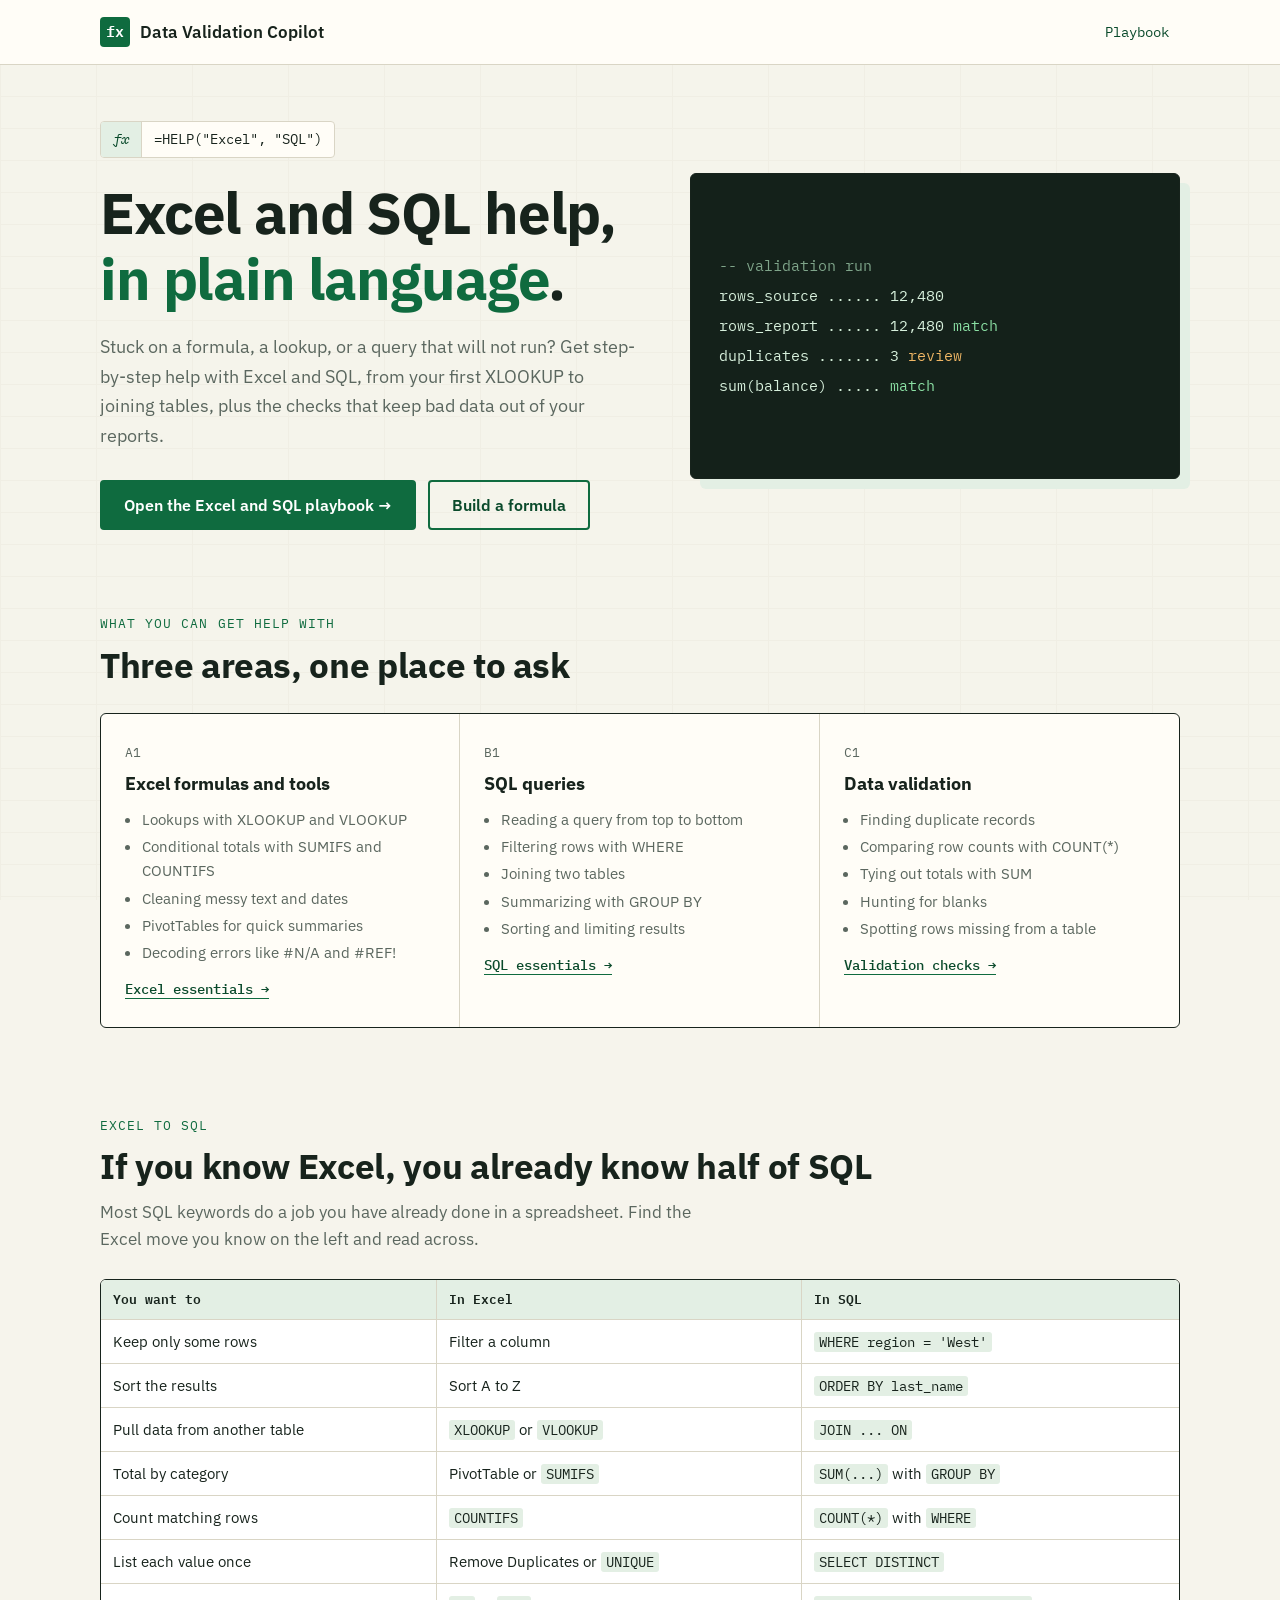
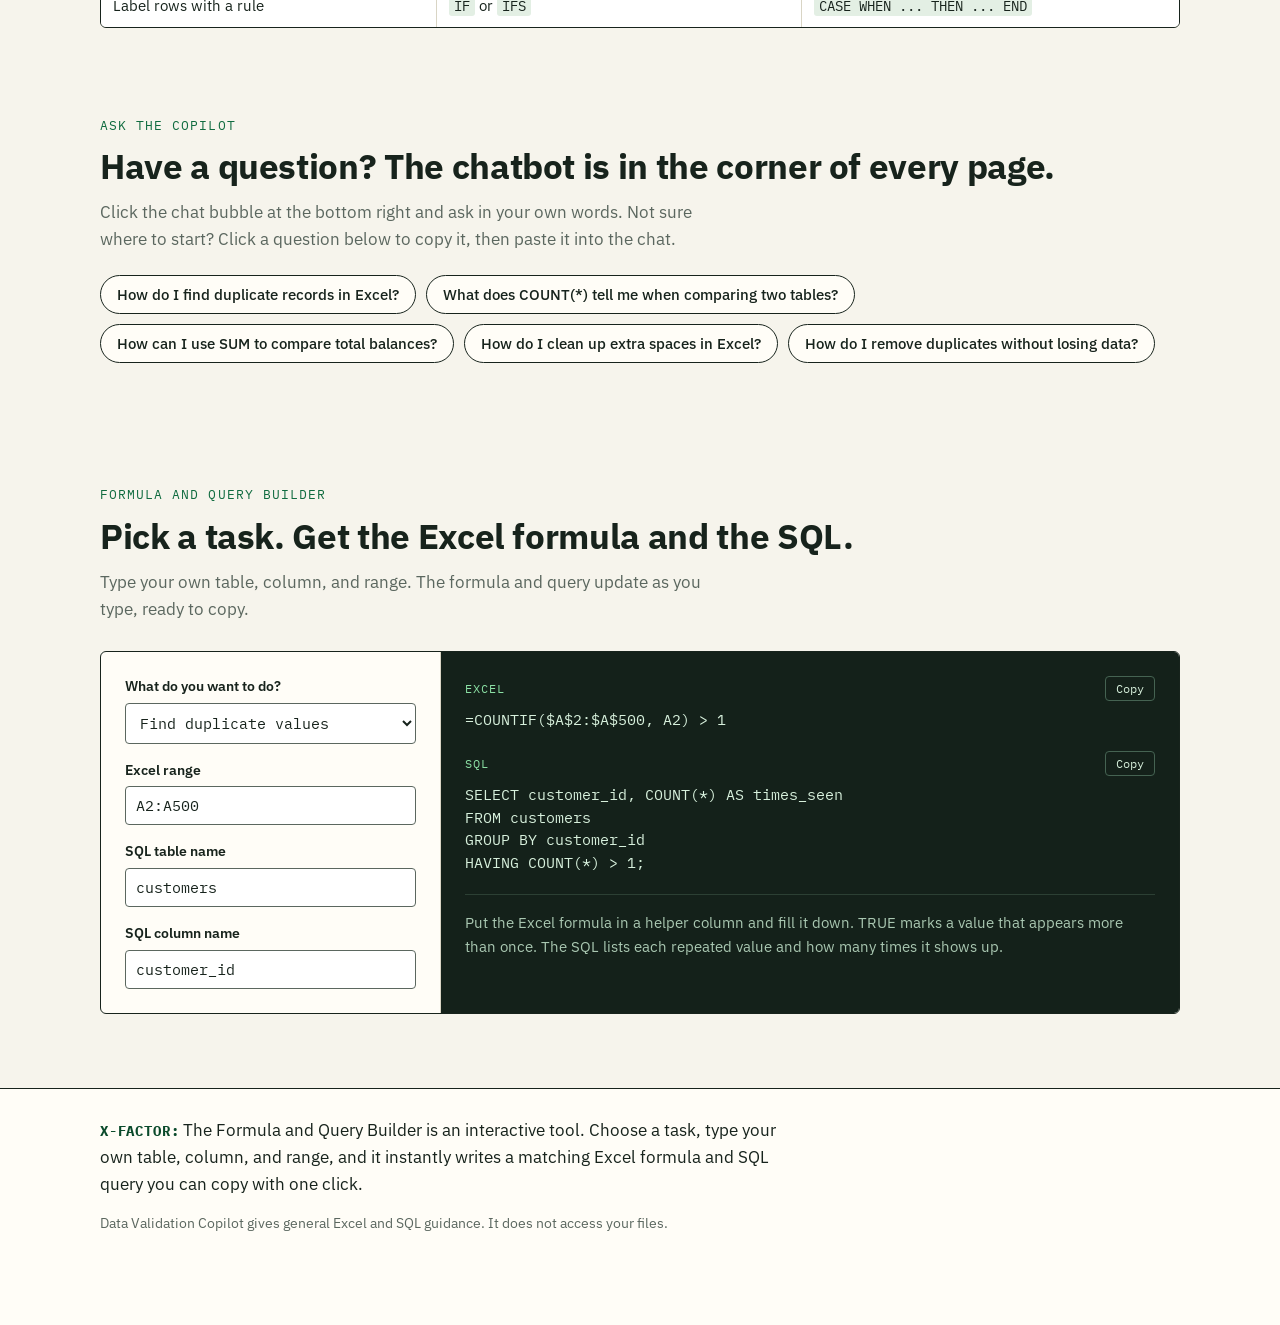
<file: index.html>
<!DOCTYPE html>
<html lang="en">
<head>
  <meta charset="UTF-8">
  <meta name="viewport" content="width=device-width, initial-scale=1.0">
  <title>Data Validation Copilot | Excel and SQL help</title>
  <meta name="description" content="Plain-language help with Excel and SQL: formulas, lookups, PivotTables, queries, joins, and data checks.">
  <link rel="preconnect" href="https://fonts.googleapis.com">
  <link rel="preconnect" href="https://fonts.gstatic.com" crossorigin>
  <link href="https://fonts.googleapis.com/css2?family=IBM+Plex+Mono:wght@400;500;600&family=IBM+Plex+Sans:wght@400;500;600;700&display=swap" rel="stylesheet">
  <link rel="stylesheet" href="style.css">
</head>
<body>

  <header class="topbar">
    <div class="wrap">
      <a class="brand" href="index.html">
        <span class="brand-mark">fx</span>
        Data Validation Copilot
      </a>
      <a class="nav-link" href="guide.html">Playbook</a>
    </div>
  </header>

  <main>

    <!-- HERO -->
    <section class="hero">
      <div class="wrap">
        <div>
          <div class="formula-bar" aria-hidden="true">
            <span class="fx">fx</span>
            <span>=HELP("Excel", "SQL")</span>
          </div>
          <h1>Excel and SQL help, <em>in plain language</em>.</h1>
          <p class="lede">
            Stuck on a formula, a lookup, or a query that will not run? Get step-by-step
            help with Excel and SQL, from your first XLOOKUP to joining tables, plus the
            checks that keep bad data out of your reports.
          </p>
          <div class="cta-row">
            <!-- REQUIREMENT 3: button that leads to the second page -->
            <a class="btn" href="guide.html">Open the Excel and SQL playbook &rarr;</a>
            <a class="btn ghost" href="#builder">Build a formula</a>
          </div>
        </div>

        <!--
          REQUIREMENTS 1 + 2: AI-generated video, auto-play on a loop.
          When your video is ready, name it video.mp4 and upload it to the
          same GitHub folder as this file. Nothing else needs to change.
          (muted + playsinline are required for browsers to allow autoplay.)
        -->
        <div class="video-frame no-video" id="videoFrame">
          <video id="heroVideo" autoplay loop muted playsinline preload="auto"
                 aria-label="Short video illustrating data validation in a spreadsheet">
            <source src="video.mp4" type="video/mp4">
          </video>
          <div class="video-fallback" aria-hidden="true">
            <span class="dim">-- validation run</span>
            <span>rows_source ...... 12,480</span>
            <span>rows_report ...... 12,480 <span class="ok">match</span></span>
            <span>duplicates ....... 3 <span class="warn">review</span></span>
            <span>sum(balance) ..... <span class="ok">match</span></span>
          </div>
        </div>
      </div>
    </section>

    <!-- WHAT IT HELPS WITH -->
    <section>
      <div class="wrap">
        <p class="eyebrow">What you can get help with</p>
        <h2>Three areas, one place to ask</h2>
        <div class="cards">
          <article class="card">
            <span class="cell-ref">A1</span>
            <h3>Excel formulas and tools</h3>
            <ul>
              <li>Lookups with XLOOKUP and VLOOKUP</li>
              <li>Conditional totals with SUMIFS and COUNTIFS</li>
              <li>Cleaning messy text and dates</li>
              <li>PivotTables for quick summaries</li>
              <li>Decoding errors like #N/A and #REF!</li>
            </ul>
            <a class="card-link" href="guide.html#excel">Excel essentials &rarr;</a>
          </article>
          <article class="card">
            <span class="cell-ref">B1</span>
            <h3>SQL queries</h3>
            <ul>
              <li>Reading a query from top to bottom</li>
              <li>Filtering rows with WHERE</li>
              <li>Joining two tables</li>
              <li>Summarizing with GROUP BY</li>
              <li>Sorting and limiting results</li>
            </ul>
            <a class="card-link" href="guide.html#sql">SQL essentials &rarr;</a>
          </article>
          <article class="card">
            <span class="cell-ref">C1</span>
            <h3>Data validation</h3>
            <ul>
              <li>Finding duplicate records</li>
              <li>Comparing row counts with COUNT(*)</li>
              <li>Tying out totals with SUM</li>
              <li>Hunting for blanks</li>
              <li>Spotting rows missing from a table</li>
            </ul>
            <a class="card-link" href="guide.html#validation">Validation checks &rarr;</a>
          </article>
        </div>
      </div>
    </section>

    <!-- EXCEL TO SQL TRANSLATOR -->
    <section>
      <div class="wrap">
        <p class="eyebrow">Excel to SQL</p>
        <h2>If you know Excel, you already know half of SQL</h2>
        <p class="section-intro">
          Most SQL keywords do a job you have already done in a spreadsheet. Find the
          Excel move you know on the left and read across.
        </p>
        <div class="table-wrap">
          <table>
            <thead>
              <tr><th>You want to</th><th>In Excel</th><th>In SQL</th></tr>
            </thead>
            <tbody>
              <tr><td>Keep only some rows</td><td>Filter a column</td><td><code>WHERE region = 'West'</code></td></tr>
              <tr><td>Sort the results</td><td>Sort A to Z</td><td><code>ORDER BY last_name</code></td></tr>
              <tr><td>Pull data from another table</td><td><code>XLOOKUP</code> or <code>VLOOKUP</code></td><td><code>JOIN ... ON</code></td></tr>
              <tr><td>Total by category</td><td>PivotTable or <code>SUMIFS</code></td><td><code>SUM(...)</code> with <code>GROUP BY</code></td></tr>
              <tr><td>Count matching rows</td><td><code>COUNTIFS</code></td><td><code>COUNT(*)</code> with <code>WHERE</code></td></tr>
              <tr><td>List each value once</td><td>Remove Duplicates or <code>UNIQUE</code></td><td><code>SELECT DISTINCT</code></td></tr>
              <tr><td>Label rows with a rule</td><td><code>IF</code> or <code>IFS</code></td><td><code>CASE WHEN ... THEN ... END</code></td></tr>
            </tbody>
          </table>
        </div>
      </div>
    </section>

    <!-- ASK THE CHATBOT -->
    <section>
      <div class="wrap">
        <p class="eyebrow">Ask the copilot</p>
        <h2>Have a question? The chatbot is in the corner of every page.</h2>
        <p class="section-intro">
          Click the chat bubble at the bottom right and ask in your own words. Not sure
          where to start? Click a question below to copy it, then paste it into the chat.
        </p>
        <div class="chips">
          <button class="chip" type="button">How do I find duplicate records in Excel?</button>
          <button class="chip" type="button">What does COUNT(*) tell me when comparing two tables?</button>
          <button class="chip" type="button">How can I use SUM to compare total balances?</button>
          <button class="chip" type="button">How do I clean up extra spaces in Excel?</button>
          <button class="chip" type="button">How do I remove duplicates without losing data?</button>
        </div>
        <p class="chip-note" id="chipNote" role="status"></p>
      </div>
    </section>

    <!-- X-FACTOR: FORMULA + QUERY BUILDER -->
    <section id="builder">
      <div class="wrap">
        <p class="eyebrow">Formula and query builder</p>
        <h2>Pick a task. Get the Excel formula and the SQL.</h2>
        <p class="section-intro">
          Type your own table, column, and range. The formula and query update as you
          type, ready to copy.
        </p>

        <div class="builder">
          <form class="builder-form" id="builderForm" onsubmit="return false">
            <div class="field">
              <label for="task">What do you want to do?</label>
              <select id="task">
                <option value="dupes">Find duplicate values</option>
                <option value="count">Count the rows</option>
                <option value="sum">Total a column</option>
                <option value="blanks">Find blank values</option>
                <option value="unique">Count unique values</option>
                <option value="avg">Average a column</option>
                <option value="max">Find the largest value</option>
              </select>
            </div>
            <div class="field">
              <label for="range">Excel range</label>
              <input id="range" type="text" value="A2:A500" autocomplete="off" spellcheck="false">
            </div>
            <div class="field">
              <label for="table">SQL table name</label>
              <input id="table" type="text" value="customers" autocomplete="off" spellcheck="false">
            </div>
            <div class="field">
              <label for="column">SQL column name</label>
              <input id="column" type="text" value="customer_id" autocomplete="off" spellcheck="false">
            </div>
          </form>

          <div class="builder-out">
            <div>
              <div class="out-head">
                <span class="out-label">Excel</span>
                <button class="copy-btn" type="button" data-copy="excelOut">Copy</button>
              </div>
              <pre id="excelOut"></pre>
            </div>
            <div>
              <div class="out-head">
                <span class="out-label">SQL</span>
                <button class="copy-btn" type="button" data-copy="sqlOut">Copy</button>
              </div>
              <pre id="sqlOut"></pre>
            </div>
            <p class="out-why" id="whyOut"></p>
          </div>
        </div>
      </div>
    </section>

  </main>

  <footer>
    <div class="wrap">
      <!-- REQUIREMENT 5: X-factor description, under 50 words -->
      <p class="xfactor">
        <strong>X-Factor:</strong>
        The Formula and Query Builder is an interactive tool. Choose a task, type
        your own table, column, and range, and it instantly writes a matching Excel
        formula and SQL query you can copy with one click.
      </p>
      <p class="fine">Data Validation Copilot gives general Excel and SQL guidance. It does not access your files.</p>
    </div>
  </footer>

  <script>
    // ---- Hero video: show the placeholder panel until video.mp4 exists ----
    (function () {
      var frame = document.getElementById('videoFrame');
      var video = document.getElementById('heroVideo');
      var source = video.querySelector('source');
      function noVideo() { frame.classList.add('no-video'); }
      source.addEventListener('error', noVideo);
      video.addEventListener('error', noVideo);
      video.addEventListener('loadeddata', function () {
        frame.classList.remove('no-video');
        var p = video.play();
        if (p && p.catch) { p.catch(function () {}); }
      });
    })();

    // ---- Copy helper ----
    function copyText(text) {
      if (navigator.clipboard && navigator.clipboard.writeText) {
        return navigator.clipboard.writeText(text);
      }
      return new Promise(function (resolve, reject) {
        var ta = document.createElement('textarea');
        ta.value = text;
        ta.style.position = 'fixed';
        ta.style.opacity = '0';
        document.body.appendChild(ta);
        ta.select();
        try { document.execCommand('copy'); resolve(); } catch (e) { reject(e); }
        document.body.removeChild(ta);
      });
    }

    // ---- Sample question chips ----
    (function () {
      var note = document.getElementById('chipNote');
      document.querySelectorAll('.chip').forEach(function (chip) {
        chip.addEventListener('click', function () {
          copyText(chip.textContent.trim()).then(function () {
            note.textContent = 'Copied. Open the chat bubble and paste it in.';
          }, function () {
            note.textContent = 'Could not copy automatically. Type the question into the chat bubble.';
          });
        });
      });
    })();

    // ---- Formula and Query Builder (X-factor) ----
    (function () {
      var task = document.getElementById('task');
      var range = document.getElementById('range');
      var table = document.getElementById('table');
      var column = document.getElementById('column');
      var excelOut = document.getElementById('excelOut');
      var sqlOut = document.getElementById('sqlOut');
      var whyOut = document.getElementById('whyOut');

      // Turn A2:A500 into $A$2:$A$500 and return the first cell (A2).
      function parseRange(raw) {
        var m = /^\s*([A-Za-z]{1,3})(\d+)\s*:\s*([A-Za-z]{1,3})(\d+)\s*$/.exec(raw);
        if (!m) { return null; }
        var c1 = m[1].toUpperCase(), r1 = m[2], c2 = m[3].toUpperCase(), r2 = m[4];
        return {
          plain: c1 + r1 + ':' + c2 + r2,
          locked: '$' + c1 + '$' + r1 + ':$' + c2 + '$' + r2,
          first: c1 + r1
        };
      }

      // Keep SQL names to letters, numbers, underscores, and dots.
      function cleanName(raw, fallback) {
        var v = raw.trim().replace(/[^A-Za-z0-9_.]/g, '');
        return v || fallback;
      }

      function render() {
        var r = parseRange(range.value) || parseRange('A2:A500');
        var t = cleanName(table.value, 'your_table');
        var c = cleanName(column.value, 'your_column');
        var excel, sql, why;

        switch (task.value) {
          case 'count':
            excel = '=COUNTA(' + r.plain + ')';
            sql = 'SELECT COUNT(*) AS row_count\nFROM ' + t + ';';
            why = 'Run the count on the source and on your report. If the two numbers differ, rows were dropped or added along the way.';
            break;
          case 'sum':
            excel = '=SUM(' + r.plain + ')';
            sql = 'SELECT SUM(' + c + ') AS total\nFROM ' + t + ';';
            why = 'Matching row counts are not enough. Compare totals too, because one wrong amount changes the sum but not the count.';
            break;
          case 'blanks':
            excel = '=COUNTBLANK(' + r.plain + ')';
            sql = 'SELECT COUNT(*) AS blank_rows\nFROM ' + t + '\nWHERE ' + c + ' IS NULL;';
            why = 'Blank keys and amounts are skipped by many formulas and joins, so they quietly disappear from totals.';
            break;
          case 'unique':
            excel = '=COUNTA(UNIQUE(' + r.plain + '))';
            sql = 'SELECT COUNT(DISTINCT ' + c + ') AS unique_values\nFROM ' + t + ';';
            why = 'Compare this with the plain row count. If unique values are fewer than rows, something repeats. UNIQUE needs Excel 2021 or Microsoft 365.';
            break;
          case 'avg':
            excel = '=AVERAGE(' + r.plain + ')';
            sql = 'SELECT AVG(' + c + ') AS average_value\nFROM ' + t + ';';
            why = 'Both versions skip blank values instead of treating them as zero, so check for blanks first if the average looks too high.';
            break;
          case 'max':
            excel = '=MAX(' + r.plain + ')';
            sql = 'SELECT MAX(' + c + ') AS largest_value\nFROM ' + t + ';';
            why = 'A quick way to spot outliers and typos, such as an order amount with two extra zeros. Swap MAX for MIN to check the low end.';
            break;
          default:
            excel = '=COUNTIF(' + r.locked + ', ' + r.first + ') > 1';
            sql = 'SELECT ' + c + ', COUNT(*) AS times_seen\nFROM ' + t + '\nGROUP BY ' + c + '\nHAVING COUNT(*) > 1;';
            why = 'Put the Excel formula in a helper column and fill it down. TRUE marks a value that appears more than once. The SQL lists each repeated value and how many times it shows up.';
        }

        excelOut.textContent = excel;
        sqlOut.textContent = sql;
        whyOut.textContent = why;
      }

      [task, range, table, column].forEach(function (el) {
        el.addEventListener('input', render);
        el.addEventListener('change', render);
      });

      document.querySelectorAll('.copy-btn').forEach(function (btn) {
        btn.addEventListener('click', function () {
          var text = document.getElementById(btn.getAttribute('data-copy')).textContent;
          copyText(text).then(function () {
            btn.textContent = 'Copied';
            setTimeout(function () { btn.textContent = 'Copy'; }, 1400);
          });
        });
      });

      render();
    })();
  </script>

  <!--
    REQUIREMENT 4: CHATBOT (Data Validation Copilot, built in Chatling)
    Replace 9966584495 in BOTH places below with the ID from your
    Chatling widget code. The same block is in guide.html.
  -->
  <script>
    window.chtlConfig = { chatbotId: "9966584495" };
  </script>
  <script async data-id="9966584495" id="chtl-script" type="text/javascript" src="https://chatling.ai/js/embed.js"></script>

</body>
</html>
</file>
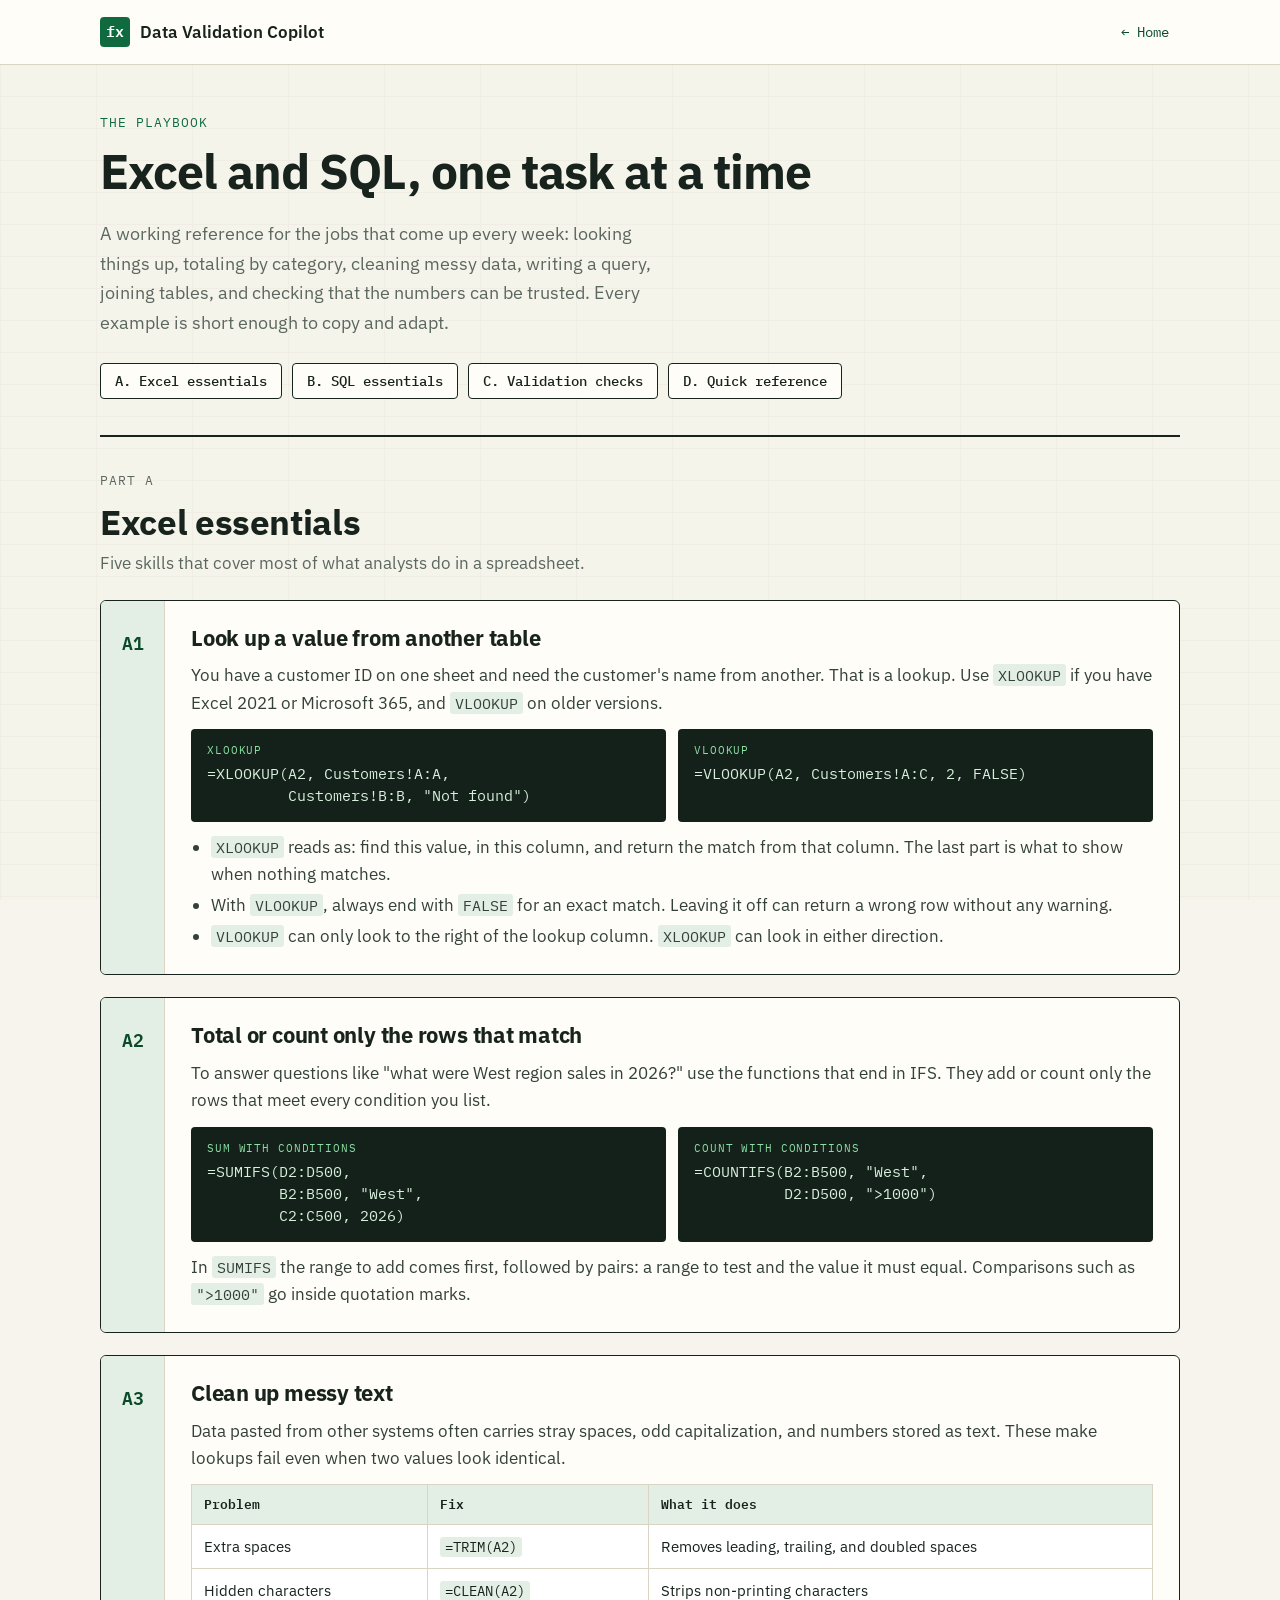
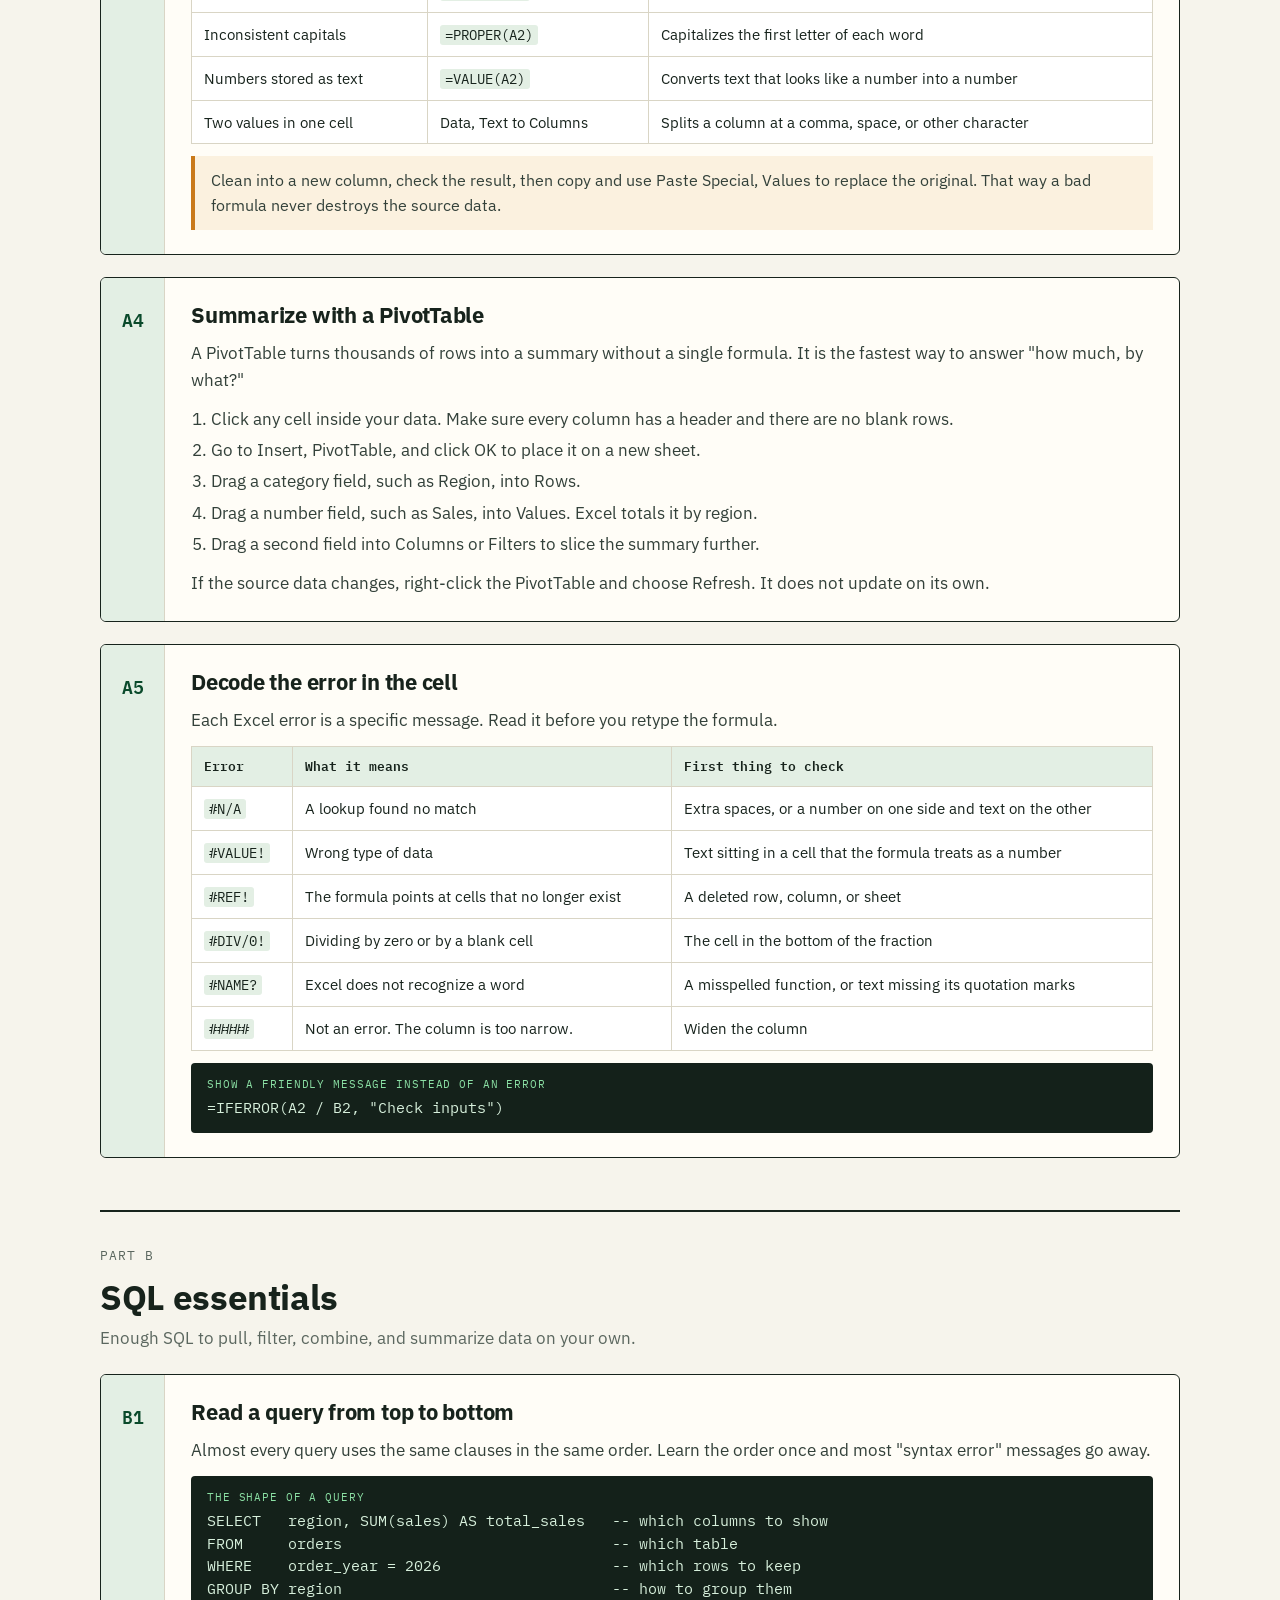
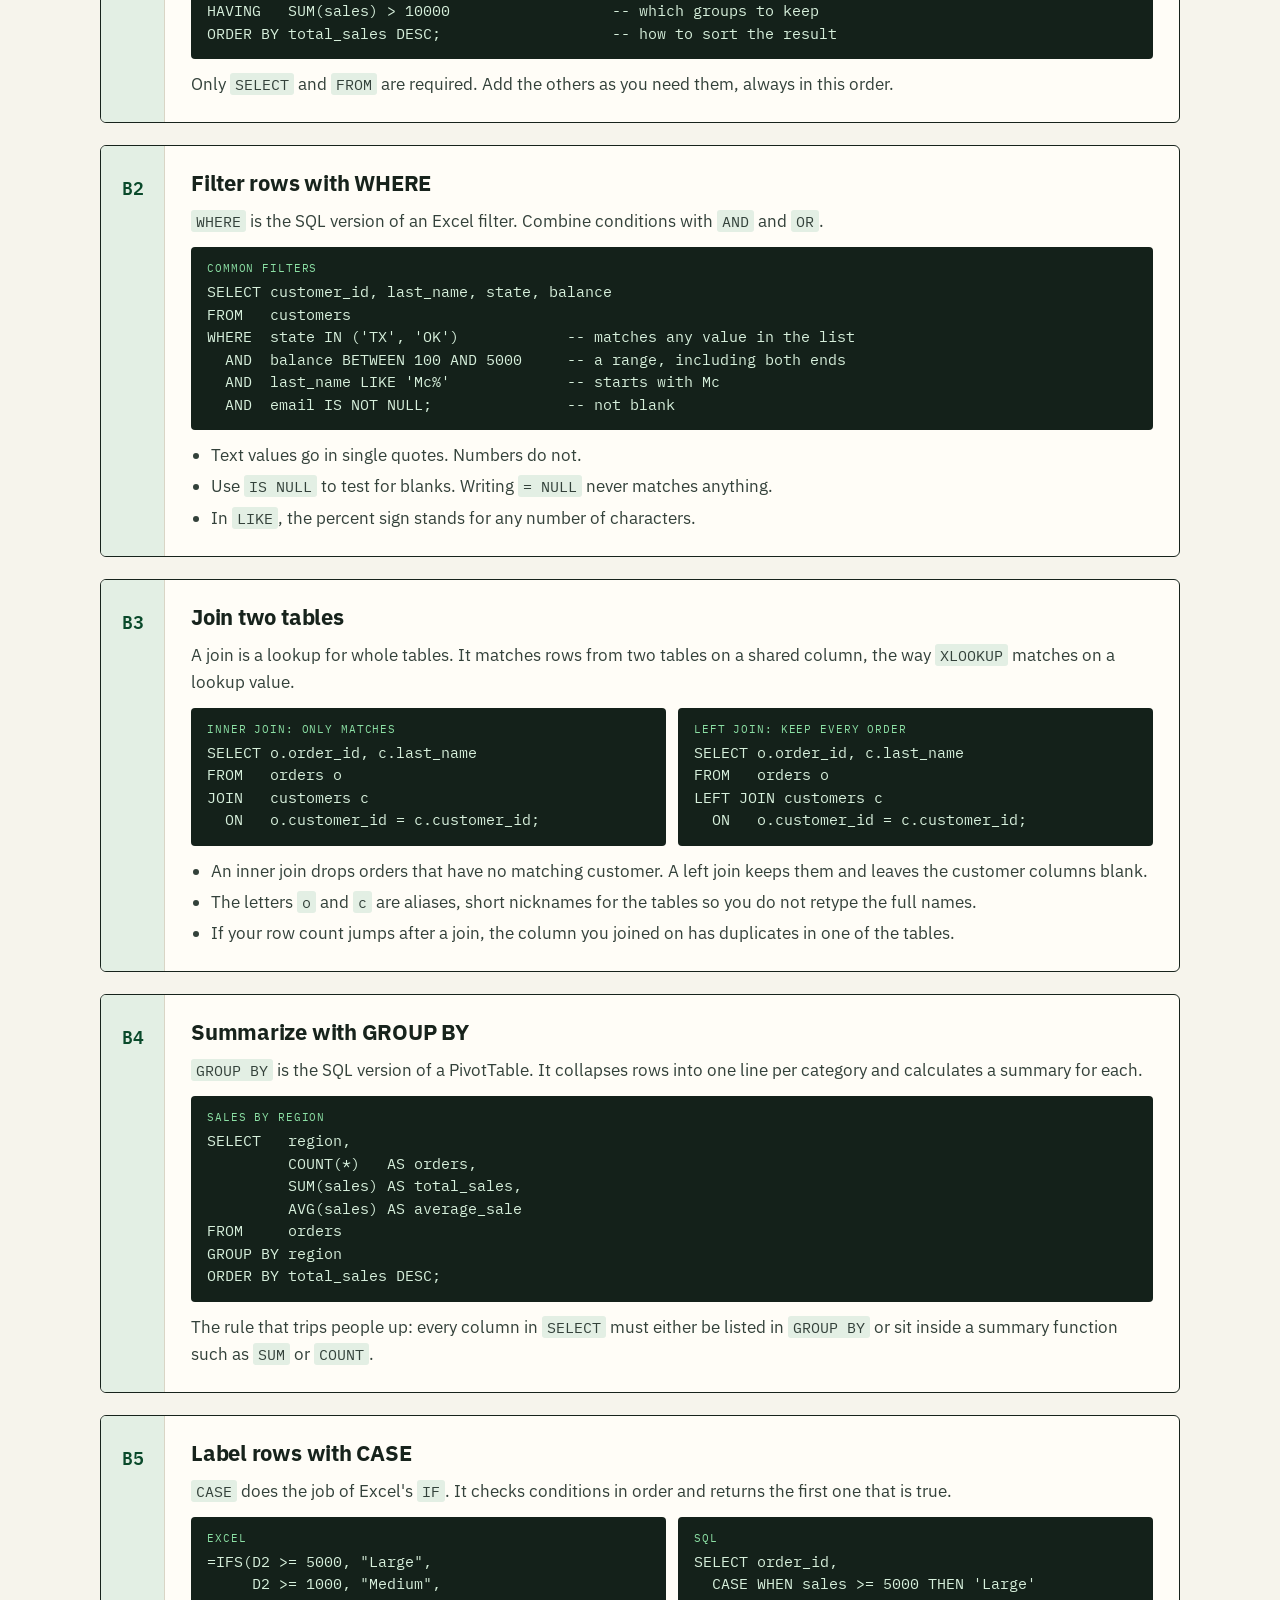
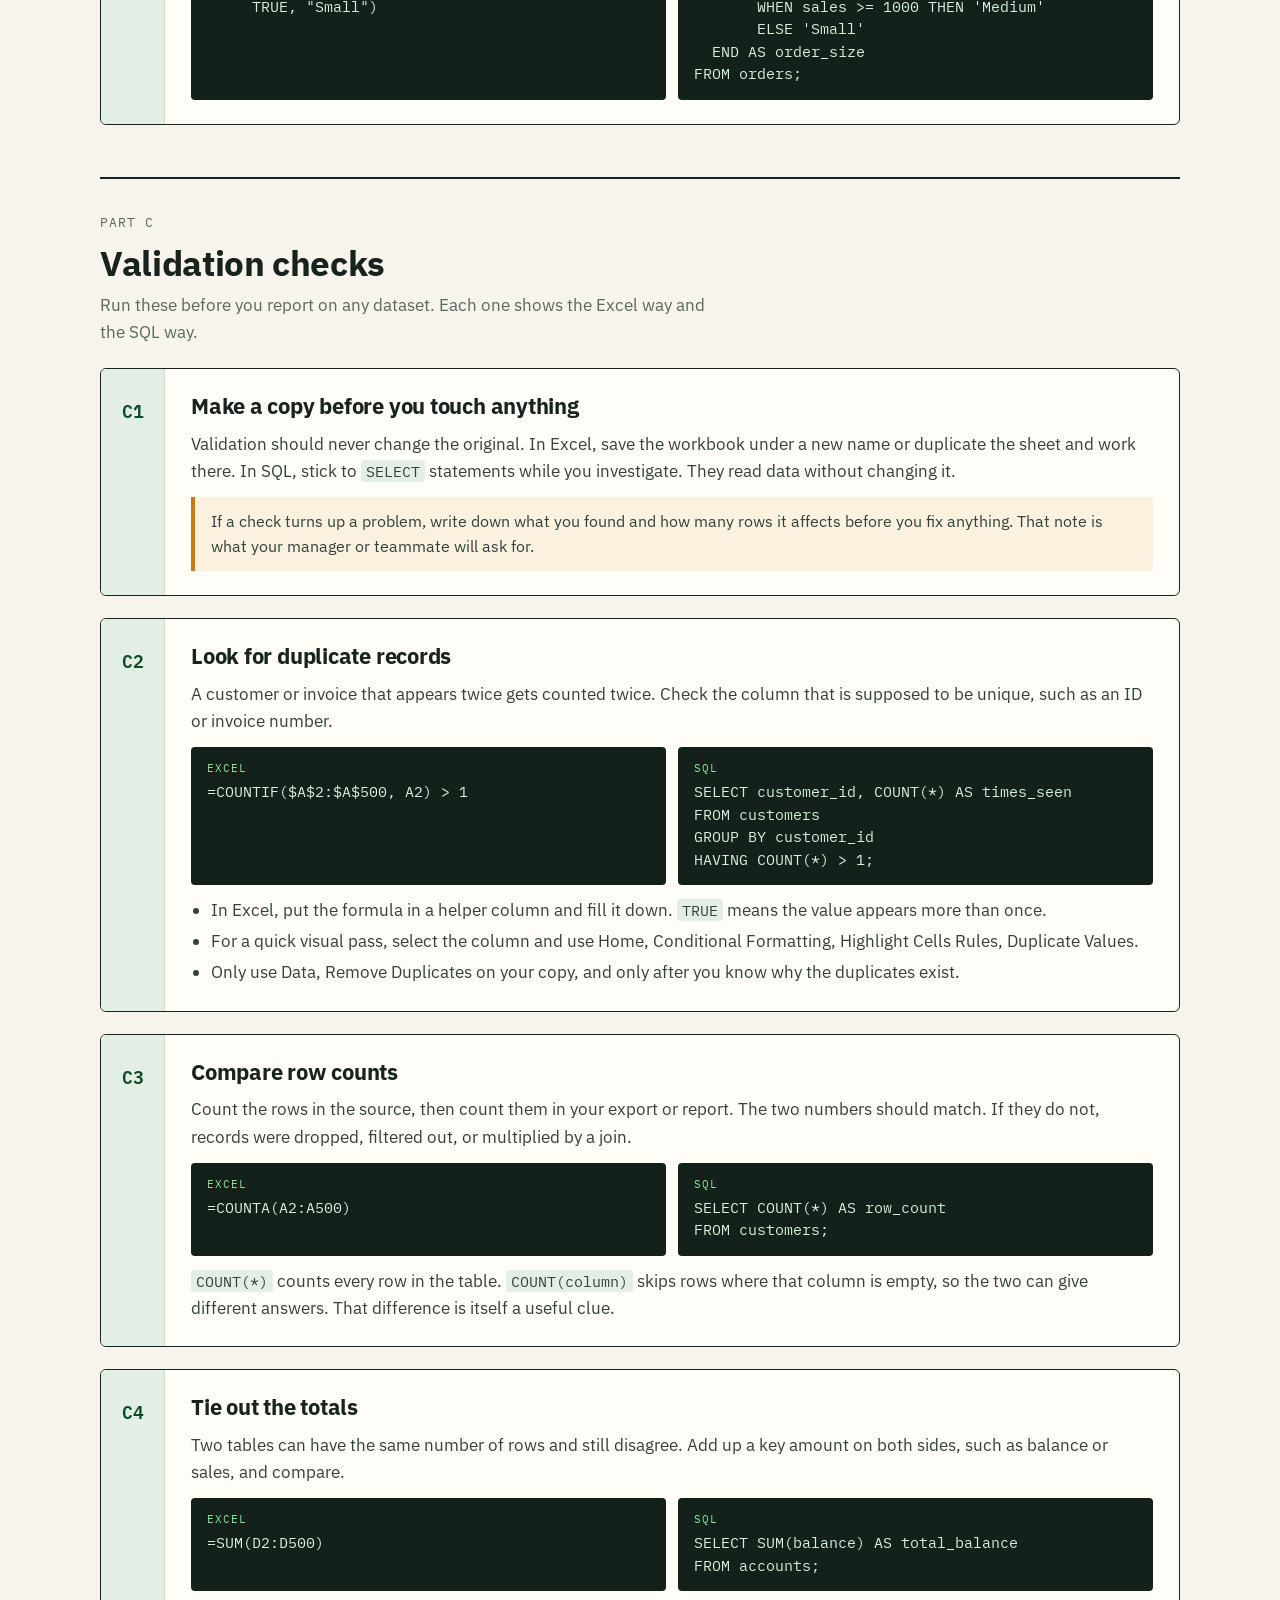
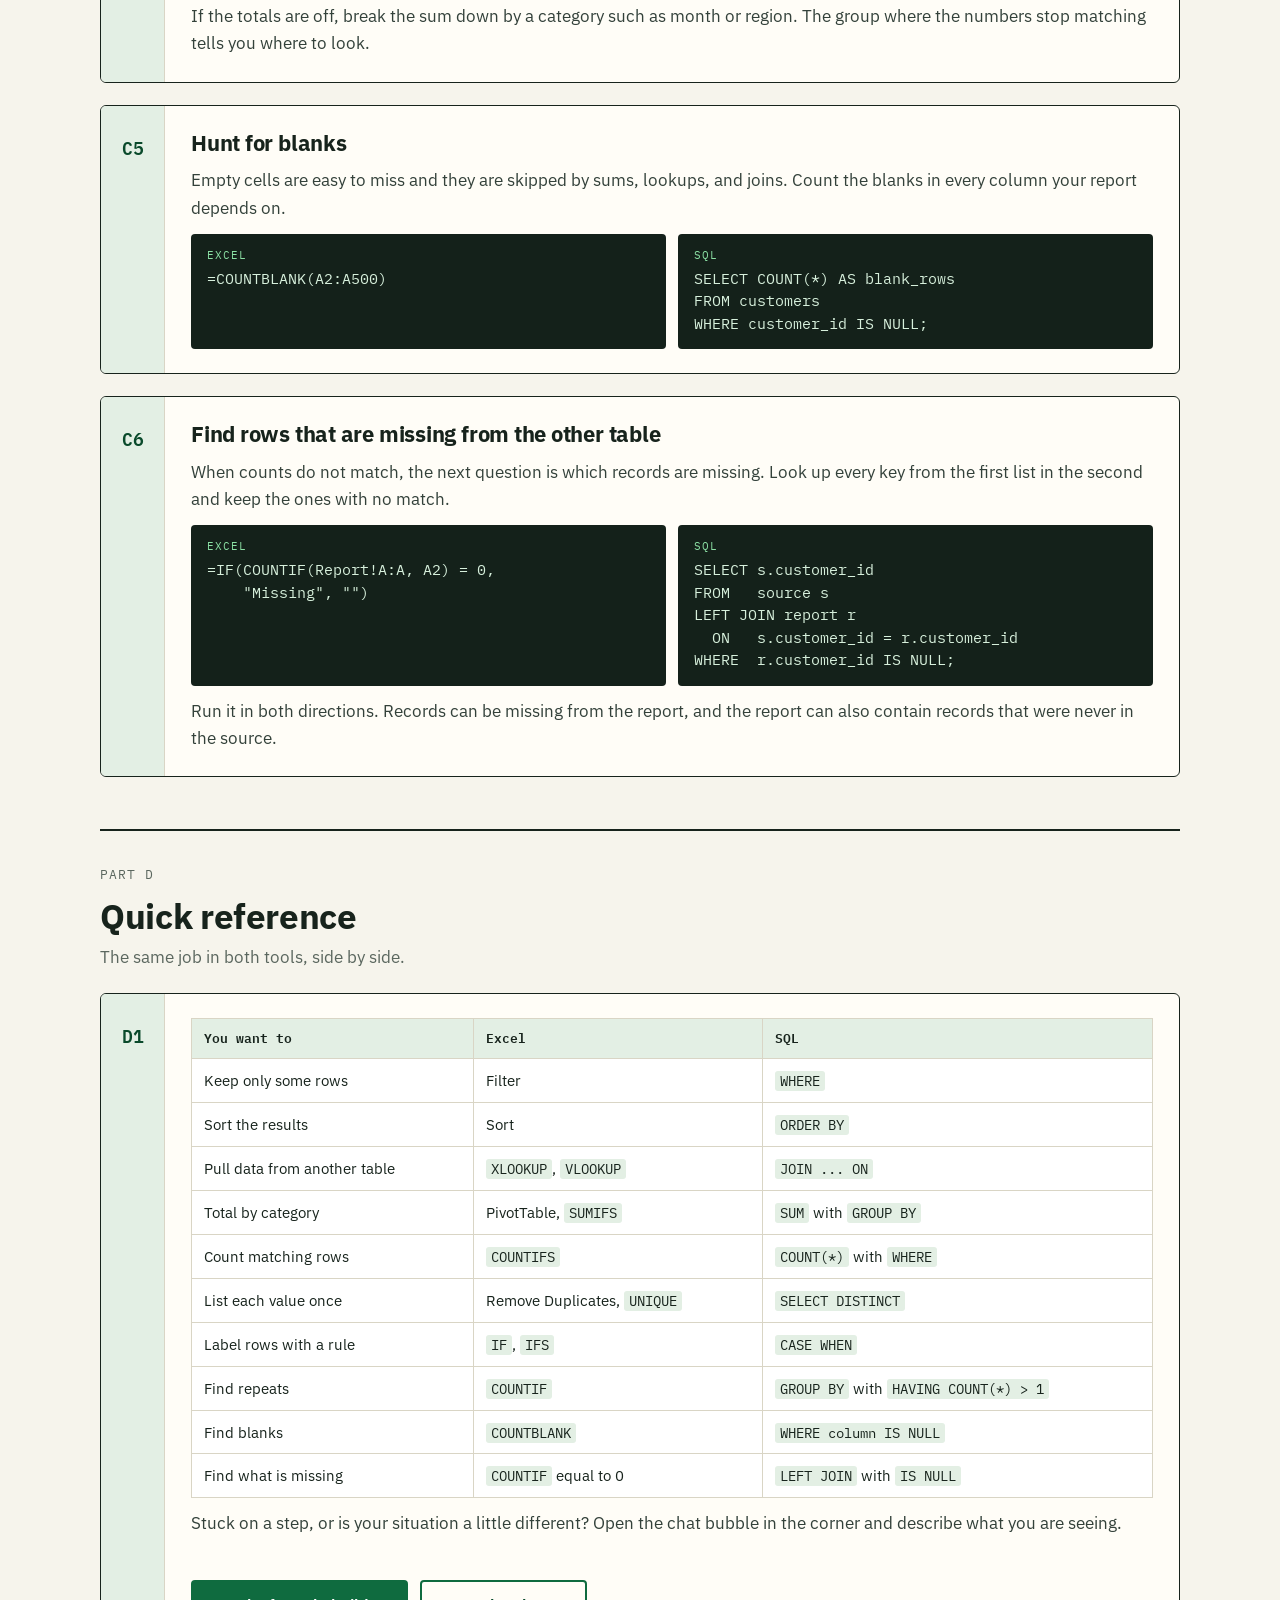
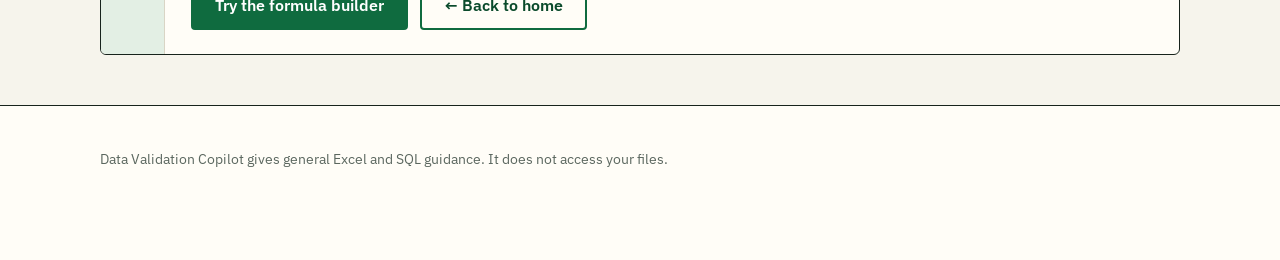
<file: guide.html>
<!DOCTYPE html>
<html lang="en">
<head>
  <meta charset="UTF-8">
  <meta name="viewport" content="width=device-width, initial-scale=1.0">
  <title>Excel and SQL Playbook | Data Validation Copilot</title>
  <meta name="description" content="A practical playbook for Excel and SQL: lookups, conditional totals, cleanup, PivotTables, queries, joins, and data validation checks.">
  <link rel="preconnect" href="https://fonts.googleapis.com">
  <link rel="preconnect" href="https://fonts.gstatic.com" crossorigin>
  <link href="https://fonts.googleapis.com/css2?family=IBM+Plex+Mono:wght@400;500;600&family=IBM+Plex+Sans:wght@400;500;600;700&display=swap" rel="stylesheet">
  <link rel="stylesheet" href="style.css">
</head>
<body>

  <header class="topbar">
    <div class="wrap">
      <a class="brand" href="index.html">
        <span class="brand-mark">fx</span>
        Data Validation Copilot
      </a>
      <a class="nav-link" href="index.html">&larr; Home</a>
    </div>
  </header>

  <main>

    <section class="page-head">
      <div class="wrap">
        <p class="eyebrow">The playbook</p>
        <h1>Excel and SQL, one task at a time</h1>
        <p class="lede">
          A working reference for the jobs that come up every week: looking things up,
          totaling by category, cleaning messy data, writing a query, joining tables, and
          checking that the numbers can be trusted. Every example is short enough to
          copy and adapt.
        </p>
        <nav class="toc" aria-label="On this page">
          <a href="#excel">A. Excel essentials</a>
          <a href="#sql">B. SQL essentials</a>
          <a href="#validation">C. Validation checks</a>
          <a href="#reference">D. Quick reference</a>
        </nav>
      </div>
    </section>

    <div class="wrap guide">

      <!-- ================= PART A: EXCEL ================= -->

      <div class="part-head" id="excel">
        <p class="eyebrow">Part A</p>
        <h2>Excel essentials</h2>
        <p>Five skills that cover most of what analysts do in a spreadsheet.</p>
      </div>

      <article class="step">
        <div class="step-num">A1</div>
        <div class="step-body">
          <h2>Look up a value from another table</h2>
          <p>
            You have a customer ID on one sheet and need the customer's name from
            another. That is a lookup. Use <code>XLOOKUP</code> if you have Excel 2021 or
            Microsoft 365, and <code>VLOOKUP</code> on older versions.
          </p>
          <div class="two-col">
            <div class="code">
              <span class="tag">XLOOKUP</span>
              <pre>=XLOOKUP(A2, Customers!A:A,
         Customers!B:B, "Not found")</pre>
            </div>
            <div class="code">
              <span class="tag">VLOOKUP</span>
              <pre>=VLOOKUP(A2, Customers!A:C, 2, FALSE)</pre>
            </div>
          </div>
          <ul>
            <li><code>XLOOKUP</code> reads as: find this value, in this column, and return the match from that column. The last part is what to show when nothing matches.</li>
            <li>With <code>VLOOKUP</code>, always end with <code>FALSE</code> for an exact match. Leaving it off can return a wrong row without any warning.</li>
            <li><code>VLOOKUP</code> can only look to the right of the lookup column. <code>XLOOKUP</code> can look in either direction.</li>
          </ul>
        </div>
      </article>

      <article class="step">
        <div class="step-num">A2</div>
        <div class="step-body">
          <h2>Total or count only the rows that match</h2>
          <p>
            To answer questions like "what were West region sales in 2026?" use the
            functions that end in IFS. They add or count only the rows that meet every
            condition you list.
          </p>
          <div class="two-col">
            <div class="code">
              <span class="tag">Sum with conditions</span>
              <pre>=SUMIFS(D2:D500,
        B2:B500, "West",
        C2:C500, 2026)</pre>
            </div>
            <div class="code">
              <span class="tag">Count with conditions</span>
              <pre>=COUNTIFS(B2:B500, "West",
          D2:D500, ">1000")</pre>
            </div>
          </div>
          <p>
            In <code>SUMIFS</code> the range to add comes first, followed by pairs: a
            range to test and the value it must equal. Comparisons such as
            <code>">1000"</code> go inside quotation marks.
          </p>
        </div>
      </article>

      <article class="step">
        <div class="step-num">A3</div>
        <div class="step-body">
          <h2>Clean up messy text</h2>
          <p>
            Data pasted from other systems often carries stray spaces, odd capitalization,
            and numbers stored as text. These make lookups fail even when two values look
            identical.
          </p>
          <table>
            <thead>
              <tr><th>Problem</th><th>Fix</th><th>What it does</th></tr>
            </thead>
            <tbody>
              <tr><td>Extra spaces</td><td><code>=TRIM(A2)</code></td><td>Removes leading, trailing, and doubled spaces</td></tr>
              <tr><td>Hidden characters</td><td><code>=CLEAN(A2)</code></td><td>Strips non-printing characters</td></tr>
              <tr><td>Inconsistent capitals</td><td><code>=PROPER(A2)</code></td><td>Capitalizes the first letter of each word</td></tr>
              <tr><td>Numbers stored as text</td><td><code>=VALUE(A2)</code></td><td>Converts text that looks like a number into a number</td></tr>
              <tr><td>Two values in one cell</td><td>Data, Text to Columns</td><td>Splits a column at a comma, space, or other character</td></tr>
            </tbody>
          </table>
          <p class="callout">
            Clean into a new column, check the result, then copy and use Paste Special,
            Values to replace the original. That way a bad formula never destroys the
            source data.
          </p>
        </div>
      </article>

      <article class="step">
        <div class="step-num">A4</div>
        <div class="step-body">
          <h2>Summarize with a PivotTable</h2>
          <p>
            A PivotTable turns thousands of rows into a summary without a single formula.
            It is the fastest way to answer "how much, by what?"
          </p>
          <ol>
            <li>Click any cell inside your data. Make sure every column has a header and there are no blank rows.</li>
            <li>Go to Insert, PivotTable, and click OK to place it on a new sheet.</li>
            <li>Drag a category field, such as Region, into Rows.</li>
            <li>Drag a number field, such as Sales, into Values. Excel totals it by region.</li>
            <li>Drag a second field into Columns or Filters to slice the summary further.</li>
          </ol>
          <p>
            If the source data changes, right-click the PivotTable and choose Refresh. It
            does not update on its own.
          </p>
        </div>
      </article>

      <article class="step">
        <div class="step-num">A5</div>
        <div class="step-body">
          <h2>Decode the error in the cell</h2>
          <p>Each Excel error is a specific message. Read it before you retype the formula.</p>
          <table>
            <thead>
              <tr><th>Error</th><th>What it means</th><th>First thing to check</th></tr>
            </thead>
            <tbody>
              <tr><td><code>#N/A</code></td><td>A lookup found no match</td><td>Extra spaces, or a number on one side and text on the other</td></tr>
              <tr><td><code>#VALUE!</code></td><td>Wrong type of data</td><td>Text sitting in a cell that the formula treats as a number</td></tr>
              <tr><td><code>#REF!</code></td><td>The formula points at cells that no longer exist</td><td>A deleted row, column, or sheet</td></tr>
              <tr><td><code>#DIV/0!</code></td><td>Dividing by zero or by a blank cell</td><td>The cell in the bottom of the fraction</td></tr>
              <tr><td><code>#NAME?</code></td><td>Excel does not recognize a word</td><td>A misspelled function, or text missing its quotation marks</td></tr>
              <tr><td><code>#####</code></td><td>Not an error. The column is too narrow.</td><td>Widen the column</td></tr>
            </tbody>
          </table>
          <div class="code">
            <span class="tag">Show a friendly message instead of an error</span>
            <pre>=IFERROR(A2 / B2, "Check inputs")</pre>
          </div>
        </div>
      </article>

      <!-- ================= PART B: SQL ================= -->

      <div class="part-head" id="sql">
        <p class="eyebrow">Part B</p>
        <h2>SQL essentials</h2>
        <p>Enough SQL to pull, filter, combine, and summarize data on your own.</p>
      </div>

      <article class="step">
        <div class="step-num">B1</div>
        <div class="step-body">
          <h2>Read a query from top to bottom</h2>
          <p>
            Almost every query uses the same clauses in the same order. Learn the order
            once and most "syntax error" messages go away.
          </p>
          <div class="code">
            <span class="tag">The shape of a query</span>
            <pre>SELECT   region, SUM(sales) AS total_sales   -- which columns to show
FROM     orders                              -- which table
WHERE    order_year = 2026                   -- which rows to keep
GROUP BY region                              -- how to group them
HAVING   SUM(sales) > 10000                  -- which groups to keep
ORDER BY total_sales DESC;                   -- how to sort the result</pre>
          </div>
          <p>
            Only <code>SELECT</code> and <code>FROM</code> are required. Add the others as
            you need them, always in this order.
          </p>
        </div>
      </article>

      <article class="step">
        <div class="step-num">B2</div>
        <div class="step-body">
          <h2>Filter rows with WHERE</h2>
          <p><code>WHERE</code> is the SQL version of an Excel filter. Combine conditions with <code>AND</code> and <code>OR</code>.</p>
          <div class="code">
            <span class="tag">Common filters</span>
            <pre>SELECT customer_id, last_name, state, balance
FROM   customers
WHERE  state IN ('TX', 'OK')            -- matches any value in the list
  AND  balance BETWEEN 100 AND 5000     -- a range, including both ends
  AND  last_name LIKE 'Mc%'             -- starts with Mc
  AND  email IS NOT NULL;               -- not blank</pre>
          </div>
          <ul>
            <li>Text values go in single quotes. Numbers do not.</li>
            <li>Use <code>IS NULL</code> to test for blanks. Writing <code>= NULL</code> never matches anything.</li>
            <li>In <code>LIKE</code>, the percent sign stands for any number of characters.</li>
          </ul>
        </div>
      </article>

      <article class="step">
        <div class="step-num">B3</div>
        <div class="step-body">
          <h2>Join two tables</h2>
          <p>
            A join is a lookup for whole tables. It matches rows from two tables on a
            shared column, the way <code>XLOOKUP</code> matches on a lookup value.
          </p>
          <div class="two-col">
            <div class="code">
              <span class="tag">Inner join: only matches</span>
              <pre>SELECT o.order_id, c.last_name
FROM   orders o
JOIN   customers c
  ON   o.customer_id = c.customer_id;</pre>
            </div>
            <div class="code">
              <span class="tag">Left join: keep every order</span>
              <pre>SELECT o.order_id, c.last_name
FROM   orders o
LEFT JOIN customers c
  ON   o.customer_id = c.customer_id;</pre>
            </div>
          </div>
          <ul>
            <li>An inner join drops orders that have no matching customer. A left join keeps them and leaves the customer columns blank.</li>
            <li>The letters <code>o</code> and <code>c</code> are aliases, short nicknames for the tables so you do not retype the full names.</li>
            <li>If your row count jumps after a join, the column you joined on has duplicates in one of the tables.</li>
          </ul>
        </div>
      </article>

      <article class="step">
        <div class="step-num">B4</div>
        <div class="step-body">
          <h2>Summarize with GROUP BY</h2>
          <p>
            <code>GROUP BY</code> is the SQL version of a PivotTable. It collapses rows
            into one line per category and calculates a summary for each.
          </p>
          <div class="code">
            <span class="tag">Sales by region</span>
            <pre>SELECT   region,
         COUNT(*)   AS orders,
         SUM(sales) AS total_sales,
         AVG(sales) AS average_sale
FROM     orders
GROUP BY region
ORDER BY total_sales DESC;</pre>
          </div>
          <p>
            The rule that trips people up: every column in <code>SELECT</code> must either
            be listed in <code>GROUP BY</code> or sit inside a summary function such as
            <code>SUM</code> or <code>COUNT</code>.
          </p>
        </div>
      </article>

      <article class="step">
        <div class="step-num">B5</div>
        <div class="step-body">
          <h2>Label rows with CASE</h2>
          <p>
            <code>CASE</code> does the job of Excel's <code>IF</code>. It checks conditions
            in order and returns the first one that is true.
          </p>
          <div class="two-col">
            <div class="code">
              <span class="tag">Excel</span>
              <pre>=IFS(D2 >= 5000, "Large",
     D2 >= 1000, "Medium",
     TRUE, "Small")</pre>
            </div>
            <div class="code">
              <span class="tag">SQL</span>
              <pre>SELECT order_id,
  CASE WHEN sales >= 5000 THEN 'Large'
       WHEN sales >= 1000 THEN 'Medium'
       ELSE 'Small'
  END AS order_size
FROM orders;</pre>
            </div>
          </div>
        </div>
      </article>

      <!-- ================= PART C: VALIDATION ================= -->

      <div class="part-head" id="validation">
        <p class="eyebrow">Part C</p>
        <h2>Validation checks</h2>
        <p>
          Run these before you report on any dataset. Each one shows the Excel way and the
          SQL way.
        </p>
      </div>

      <article class="step">
        <div class="step-num">C1</div>
        <div class="step-body">
          <h2>Make a copy before you touch anything</h2>
          <p>
            Validation should never change the original. In Excel, save the workbook under
            a new name or duplicate the sheet and work there. In SQL, stick to
            <code>SELECT</code> statements while you investigate. They read data without
            changing it.
          </p>
          <p class="callout">
            If a check turns up a problem, write down what you found and how many rows it
            affects before you fix anything. That note is what your manager or teammate
            will ask for.
          </p>
        </div>
      </article>

      <article class="step">
        <div class="step-num">C2</div>
        <div class="step-body">
          <h2>Look for duplicate records</h2>
          <p>
            A customer or invoice that appears twice gets counted twice. Check the column
            that is supposed to be unique, such as an ID or invoice number.
          </p>
          <div class="two-col">
            <div class="code">
              <span class="tag">Excel</span>
              <pre>=COUNTIF($A$2:$A$500, A2) > 1</pre>
            </div>
            <div class="code">
              <span class="tag">SQL</span>
              <pre>SELECT customer_id, COUNT(*) AS times_seen
FROM customers
GROUP BY customer_id
HAVING COUNT(*) > 1;</pre>
            </div>
          </div>
          <ul>
            <li>In Excel, put the formula in a helper column and fill it down. <code>TRUE</code> means the value appears more than once.</li>
            <li>For a quick visual pass, select the column and use Home, Conditional Formatting, Highlight Cells Rules, Duplicate Values.</li>
            <li>Only use Data, Remove Duplicates on your copy, and only after you know why the duplicates exist.</li>
          </ul>
        </div>
      </article>

      <article class="step">
        <div class="step-num">C3</div>
        <div class="step-body">
          <h2>Compare row counts</h2>
          <p>
            Count the rows in the source, then count them in your export or report. The
            two numbers should match. If they do not, records were dropped, filtered out,
            or multiplied by a join.
          </p>
          <div class="two-col">
            <div class="code">
              <span class="tag">Excel</span>
              <pre>=COUNTA(A2:A500)</pre>
            </div>
            <div class="code">
              <span class="tag">SQL</span>
              <pre>SELECT COUNT(*) AS row_count
FROM customers;</pre>
            </div>
          </div>
          <p>
            <code>COUNT(*)</code> counts every row in the table. <code>COUNT(column)</code>
            skips rows where that column is empty, so the two can give different answers.
            That difference is itself a useful clue.
          </p>
        </div>
      </article>

      <article class="step">
        <div class="step-num">C4</div>
        <div class="step-body">
          <h2>Tie out the totals</h2>
          <p>
            Two tables can have the same number of rows and still disagree. Add up a key
            amount on both sides, such as balance or sales, and compare.
          </p>
          <div class="two-col">
            <div class="code">
              <span class="tag">Excel</span>
              <pre>=SUM(D2:D500)</pre>
            </div>
            <div class="code">
              <span class="tag">SQL</span>
              <pre>SELECT SUM(balance) AS total_balance
FROM accounts;</pre>
            </div>
          </div>
          <p>
            If the totals are off, break the sum down by a category such as month or
            region. The group where the numbers stop matching tells you where to look.
          </p>
        </div>
      </article>

      <article class="step">
        <div class="step-num">C5</div>
        <div class="step-body">
          <h2>Hunt for blanks</h2>
          <p>
            Empty cells are easy to miss and they are skipped by sums, lookups, and joins.
            Count the blanks in every column your report depends on.
          </p>
          <div class="two-col">
            <div class="code">
              <span class="tag">Excel</span>
              <pre>=COUNTBLANK(A2:A500)</pre>
            </div>
            <div class="code">
              <span class="tag">SQL</span>
              <pre>SELECT COUNT(*) AS blank_rows
FROM customers
WHERE customer_id IS NULL;</pre>
            </div>
          </div>
        </div>
      </article>

      <article class="step">
        <div class="step-num">C6</div>
        <div class="step-body">
          <h2>Find rows that are missing from the other table</h2>
          <p>
            When counts do not match, the next question is which records are missing.
            Look up every key from the first list in the second and keep the ones with no
            match.
          </p>
          <div class="two-col">
            <div class="code">
              <span class="tag">Excel</span>
              <pre>=IF(COUNTIF(Report!A:A, A2) = 0,
    "Missing", "")</pre>
            </div>
            <div class="code">
              <span class="tag">SQL</span>
              <pre>SELECT s.customer_id
FROM   source s
LEFT JOIN report r
  ON   s.customer_id = r.customer_id
WHERE  r.customer_id IS NULL;</pre>
            </div>
          </div>
          <p>
            Run it in both directions. Records can be missing from the report, and the
            report can also contain records that were never in the source.
          </p>
        </div>
      </article>

      <!-- ================= PART D: REFERENCE ================= -->

      <div class="part-head" id="reference">
        <p class="eyebrow">Part D</p>
        <h2>Quick reference</h2>
        <p>The same job in both tools, side by side.</p>
      </div>

      <article class="step">
        <div class="step-num">D1</div>
        <div class="step-body">
          <table>
            <thead>
              <tr><th>You want to</th><th>Excel</th><th>SQL</th></tr>
            </thead>
            <tbody>
              <tr><td>Keep only some rows</td><td>Filter</td><td><code>WHERE</code></td></tr>
              <tr><td>Sort the results</td><td>Sort</td><td><code>ORDER BY</code></td></tr>
              <tr><td>Pull data from another table</td><td><code>XLOOKUP</code>, <code>VLOOKUP</code></td><td><code>JOIN ... ON</code></td></tr>
              <tr><td>Total by category</td><td>PivotTable, <code>SUMIFS</code></td><td><code>SUM</code> with <code>GROUP BY</code></td></tr>
              <tr><td>Count matching rows</td><td><code>COUNTIFS</code></td><td><code>COUNT(*)</code> with <code>WHERE</code></td></tr>
              <tr><td>List each value once</td><td>Remove Duplicates, <code>UNIQUE</code></td><td><code>SELECT DISTINCT</code></td></tr>
              <tr><td>Label rows with a rule</td><td><code>IF</code>, <code>IFS</code></td><td><code>CASE WHEN</code></td></tr>
              <tr><td>Find repeats</td><td><code>COUNTIF</code></td><td><code>GROUP BY</code> with <code>HAVING COUNT(*) &gt; 1</code></td></tr>
              <tr><td>Find blanks</td><td><code>COUNTBLANK</code></td><td><code>WHERE column IS NULL</code></td></tr>
              <tr><td>Find what is missing</td><td><code>COUNTIF</code> equal to 0</td><td><code>LEFT JOIN</code> with <code>IS NULL</code></td></tr>
            </tbody>
          </table>
          <p>
            Stuck on a step, or is your situation a little different? Open the chat bubble
            in the corner and describe what you are seeing.
          </p>
          <div class="cta-row">
            <a class="btn" href="index.html#builder">Try the formula builder</a>
            <a class="btn ghost" href="index.html">&larr; Back to home</a>
          </div>
        </div>
      </article>

    </div>
  </main>

  <footer>
    <div class="wrap">
      <p class="fine">Data Validation Copilot gives general Excel and SQL guidance. It does not access your files.</p>
    </div>
  </footer>

  <!--
    CHATBOT (same block as index.html)
    Replace 9966584495 in BOTH places below with your Chatling ID.
  -->
  <script>
    window.chtlConfig = { chatbotId: "9966584495" };
  </script>
  <script async data-id="9966584495" id="chtl-script" type="text/javascript" src="https://chatling.ai/js/embed.js"></script>

</body>
</html>
</file>
<file: style.css>
/* Data Validation Copilot — shared styles for index.html and guide.html */

:root {
  --paper: #f6f4ec;
  --sheet: #fffdf7;
  --ink: #17231c;
  --muted: #5b675f;
  --line: #d9d5c5;
  --green: #0f6b3f;
  --green-dark: #0a4a2b;
  --green-soft: #e3efe4;
  --amber: #c9791a;
  --code-bg: #14211a;
  --code-ink: #d7f0dc;
  --sans: "IBM Plex Sans", "Segoe UI", system-ui, sans-serif;
  --mono: "IBM Plex Mono", ui-monospace, "Cascadia Code", Consolas, monospace;
}

* { box-sizing: border-box; }

html { scroll-behavior: smooth; }

body {
  margin: 0;
  font-family: var(--sans);
  font-size: 17px;
  line-height: 1.6;
  color: var(--ink);
  background-color: var(--paper);
  /* faint spreadsheet gridlines */
  background-image:
    linear-gradient(var(--line) 1px, transparent 1px),
    linear-gradient(90deg, var(--line) 1px, transparent 1px);
  background-size: 96px 32px;
  background-attachment: fixed;
}

body::before {
  content: "";
  position: fixed;
  inset: 0;
  background: rgba(246, 244, 236, 0.82);
  z-index: -1;
}

.wrap {
  width: min(1080px, 100% - 40px);
  margin-inline: auto;
}

h1, h2, h3 { line-height: 1.15; text-wrap: balance; margin: 0; }
p { margin: 0; }
a { color: var(--green); }

/* ---------- top bar ---------- */

.topbar {
  border-bottom: 1px solid var(--line);
  background: var(--sheet);
}

.topbar .wrap {
  display: flex;
  align-items: center;
  justify-content: space-between;
  gap: 16px;
  padding-block: 14px;
}

.brand {
  display: flex;
  align-items: center;
  gap: 10px;
  font-weight: 600;
  color: var(--ink);
  text-decoration: none;
}

.brand-mark {
  display: grid;
  place-items: center;
  width: 30px;
  height: 30px;
  background: var(--green);
  color: #fff;
  font-family: var(--mono);
  font-size: 15px;
  border-radius: 4px;
}

.nav-link {
  font-family: var(--mono);
  font-size: 14px;
  text-decoration: none;
  color: var(--green-dark);
  padding: 6px 10px;
  border: 1px solid transparent;
  border-radius: 4px;
}

.nav-link:hover,
.nav-link:focus-visible { border-color: var(--green); }

/* ---------- buttons ---------- */

.btn {
  display: inline-flex;
  align-items: center;
  gap: 8px;
  font: 600 16px var(--sans);
  padding: 13px 22px;
  border-radius: 4px;
  border: 2px solid var(--green);
  background: var(--green);
  color: #fff;
  text-decoration: none;
  cursor: pointer;
  transition: transform 0.12s ease, background 0.12s ease;
}

.btn:hover { background: var(--green-dark); border-color: var(--green-dark); transform: translateY(-1px); }
.btn:focus-visible { outline: 3px solid var(--amber); outline-offset: 2px; }

.btn.ghost { background: transparent; color: var(--green-dark); }
.btn.ghost:hover { background: var(--green-soft); }

/* ---------- hero ---------- */

.hero { padding-block: 56px 40px; }

.hero .wrap {
  display: grid;
  grid-template-columns: 1.05fr 0.95fr;
  gap: 48px;
  align-items: center;
}

.formula-bar {
  display: inline-flex;
  align-items: stretch;
  font-family: var(--mono);
  font-size: 14px;
  border: 1px solid var(--line);
  background: var(--sheet);
  border-radius: 4px;
  overflow: hidden;
  margin-bottom: 22px;
}

.formula-bar span { padding: 6px 12px; }
.formula-bar .fx { background: var(--green-soft); color: var(--green-dark); font-style: italic; border-right: 1px solid var(--line); }

.hero h1 { font-size: clamp(2.3rem, 5vw, 3.6rem); font-weight: 700; letter-spacing: -0.02em; }
.hero h1 em { font-style: normal; color: var(--green); }

.lede { margin-top: 20px; font-size: 1.15rem; color: var(--muted); max-width: 52ch; }

.cta-row { display: flex; flex-wrap: wrap; gap: 12px; margin-top: 30px; }

.video-frame {
  position: relative;
  aspect-ratio: 16 / 10;
  border: 1px solid var(--ink);
  border-radius: 6px;
  overflow: hidden;
  background: var(--code-bg);
  box-shadow: 10px 10px 0 var(--green-soft);
}

.video-frame video { width: 100%; height: 100%; object-fit: cover; display: block; }

.video-fallback {
  position: absolute;
  inset: 0;
  display: none;
  flex-direction: column;
  justify-content: center;
  gap: 6px;
  padding: 28px;
  font-family: var(--mono);
  font-size: 15px;
  color: var(--code-ink);
}

.video-frame.no-video video { display: none; }
.video-frame.no-video .video-fallback { display: flex; }
.video-fallback .dim { color: #7fa58a; }
.video-fallback .ok { color: #8be0a4; }
.video-fallback .warn { color: #f0b765; }

/* ---------- sections ---------- */

section { padding-block: 44px; }

.eyebrow {
  font-family: var(--mono);
  font-size: 13px;
  letter-spacing: 0.08em;
  text-transform: uppercase;
  color: var(--green);
  margin-bottom: 10px;
}

h2 { font-size: clamp(1.6rem, 3vw, 2.2rem); letter-spacing: -0.01em; }
.section-intro { margin-top: 12px; color: var(--muted); max-width: 62ch; }

.cards {
  display: grid;
  grid-template-columns: repeat(3, 1fr);
  gap: 0;
  margin-top: 28px;
  border: 1px solid var(--ink);
  background: var(--sheet);
  border-radius: 6px;
  overflow: hidden;
}

.card { padding: 24px; border-right: 1px solid var(--line); }
.card:last-child { border-right: 0; }
.card .cell-ref { font-family: var(--mono); font-size: 13px; color: var(--muted); }
.card h3 { font-size: 1.15rem; margin-top: 8px; }
.card p { margin-top: 8px; color: var(--muted); font-size: 0.97rem; }

.card ul { margin: 12px 0 0; padding-left: 1.1em; color: var(--muted); font-size: 0.95rem; display: grid; gap: 3px; }
.card-link { display: inline-block; margin-top: 16px; font: 500 14px var(--mono); text-decoration: none; color: var(--green-dark); border-bottom: 1px solid var(--green); }
.card-link:hover, .card-link:focus-visible { background: var(--green-soft); outline: none; }

.table-wrap { margin-top: 26px; overflow-x: auto; border: 1px solid var(--ink); border-radius: 6px; }
.table-wrap table { min-width: 560px; }
.table-wrap th:first-child, .table-wrap td:first-child { border-left: 0; }
.table-wrap th:last-child, .table-wrap td:last-child { border-right: 0; }
.table-wrap tr:first-child th { border-top: 0; }
.table-wrap tr:last-child td { border-bottom: 0; }

/* ---------- guide: contents + part headings ---------- */

.toc { display: flex; flex-wrap: wrap; gap: 10px; margin-top: 26px; }
.toc a { font: 500 14px var(--mono); text-decoration: none; color: var(--ink); background: var(--sheet); border: 1px solid var(--ink); border-radius: 4px; padding: 8px 14px; }
.toc a:hover, .toc a:focus-visible { background: var(--green-soft); outline: none; }

.part-head { margin-top: 30px; padding-top: 26px; border-top: 2px solid var(--ink); scroll-margin-top: 16px; }
.part-head:first-child { margin-top: 0; }
.part-head p { margin-top: 8px; color: var(--muted); max-width: 62ch; }

/* ---------- ask chips ---------- */

.chips { display: flex; flex-wrap: wrap; gap: 10px; margin-top: 22px; }

.chip {
  font: 500 15px var(--sans);
  color: var(--ink);
  background: var(--sheet);
  border: 1px solid var(--ink);
  border-radius: 999px;
  padding: 9px 16px;
  cursor: pointer;
}

.chip:hover, .chip:focus-visible { background: var(--green-soft); outline: none; }
.chip-note { margin-top: 12px; font-size: 0.92rem; color: var(--muted); min-height: 1.5em; }

/* ---------- builder (X-factor) ---------- */

.builder {
  margin-top: 28px;
  display: grid;
  grid-template-columns: 340px 1fr;
  border: 1px solid var(--ink);
  border-radius: 6px;
  overflow: hidden;
  background: var(--sheet);
}

.builder-form { padding: 24px; border-right: 1px solid var(--line); display: grid; gap: 16px; align-content: start; }

.field label { display: block; font-size: 0.85rem; font-weight: 600; margin-bottom: 5px; }

.field input, .field select {
  width: 100%;
  font: 15px var(--mono);
  color: var(--ink);
  padding: 9px 10px;
  border: 1px solid var(--muted);
  border-radius: 4px;
  background: #fff;
}

.field input:focus, .field select:focus { outline: 2px solid var(--green); outline-offset: 1px; }

.builder-out { background: var(--code-bg); color: var(--code-ink); padding: 24px; display: grid; gap: 20px; align-content: start; }

.out-head { display: flex; justify-content: space-between; align-items: center; gap: 12px; margin-bottom: 8px; }
.out-label { font-family: var(--mono); font-size: 12px; letter-spacing: 0.08em; text-transform: uppercase; color: #8be0a4; }

.copy-btn {
  font: 12px var(--mono);
  color: var(--code-ink);
  background: transparent;
  border: 1px solid #456352;
  border-radius: 4px;
  padding: 4px 10px;
  cursor: pointer;
}

.copy-btn:hover, .copy-btn:focus-visible { border-color: #8be0a4; outline: none; }

pre {
  margin: 0;
  font: 14.5px/1.55 var(--mono);
  white-space: pre-wrap;
  overflow-wrap: anywhere;
}

.out-why { font-size: 0.92rem; color: #a9c7b1; border-top: 1px solid #2c4034; padding-top: 16px; }

/* ---------- guide page ---------- */

.page-head { padding-block: 48px 8px; }
.page-head h1 { font-size: clamp(2rem, 4.5vw, 3rem); letter-spacing: -0.02em; }

.guide { display: grid; gap: 22px; padding-block: 28px 20px; }

.step {
  display: grid;
  grid-template-columns: 64px 1fr;
  background: var(--sheet);
  border: 1px solid var(--ink);
  border-radius: 6px;
  overflow: hidden;
}

.step-num {
  background: var(--green-soft);
  border-right: 1px solid var(--line);
  font: 600 18px var(--mono);
  color: var(--green-dark);
  display: grid;
  place-items: start center;
  padding-top: 26px;
}

.step-body { padding: 24px 26px; display: grid; gap: 12px; min-width: 0; }
.step-body h2 { font-size: 1.4rem; }
.step-body p, .step-body li { color: #33413a; }
.step-body ul, .step-body ol { margin: 0; padding-left: 1.2em; display: grid; gap: 4px; }

.code {
  background: var(--code-bg);
  color: var(--code-ink);
  border-radius: 4px;
  padding: 14px 16px;
}

.code .tag { display: block; font: 11px var(--mono); letter-spacing: 0.08em; text-transform: uppercase; color: #8be0a4; margin-bottom: 6px; }

.two-col { display: grid; grid-template-columns: 1fr 1fr; gap: 12px; }

.callout {
  border-left: 4px solid var(--amber);
  background: #fbf1df;
  padding: 12px 16px;
  font-size: 0.97rem;
}

table { width: 100%; border-collapse: collapse; font-size: 0.95rem; background: #fff; }
th, td { border: 1px solid var(--line); padding: 9px 12px; text-align: left; vertical-align: top; }
th { background: var(--green-soft); font-family: var(--mono); font-size: 0.82rem; font-weight: 600; }
td code, p code, li code { font-family: var(--mono); font-size: 0.9em; background: var(--green-soft); padding: 1px 5px; border-radius: 3px; }

/* ---------- footer ---------- */

footer {
  margin-top: 30px;
  border-top: 1px solid var(--ink);
  background: var(--sheet);
  padding-block: 28px 90px; /* extra room so the chat bubble never covers text */
}

.xfactor { max-width: 70ch; }
.xfactor strong { font-family: var(--mono); font-size: 0.85rem; letter-spacing: 0.06em; text-transform: uppercase; color: var(--green-dark); }
.fine { margin-top: 14px; font-size: 0.88rem; color: var(--muted); }

/* ---------- responsive ---------- */

@media (max-width: 860px) {
  .hero .wrap, .builder, .two-col { grid-template-columns: 1fr; }
  .cards { grid-template-columns: 1fr; }
  .card { border-right: 0; border-bottom: 1px solid var(--line); }
  .card:last-child { border-bottom: 0; }
  .builder-form { border-right: 0; border-bottom: 1px solid var(--line); }
  .step { grid-template-columns: 44px 1fr; }
  .step-body { padding: 20px 18px; }
}

@media (prefers-reduced-motion: reduce) {
  html { scroll-behavior: auto; }
  .btn { transition: none; }
}
</file>
